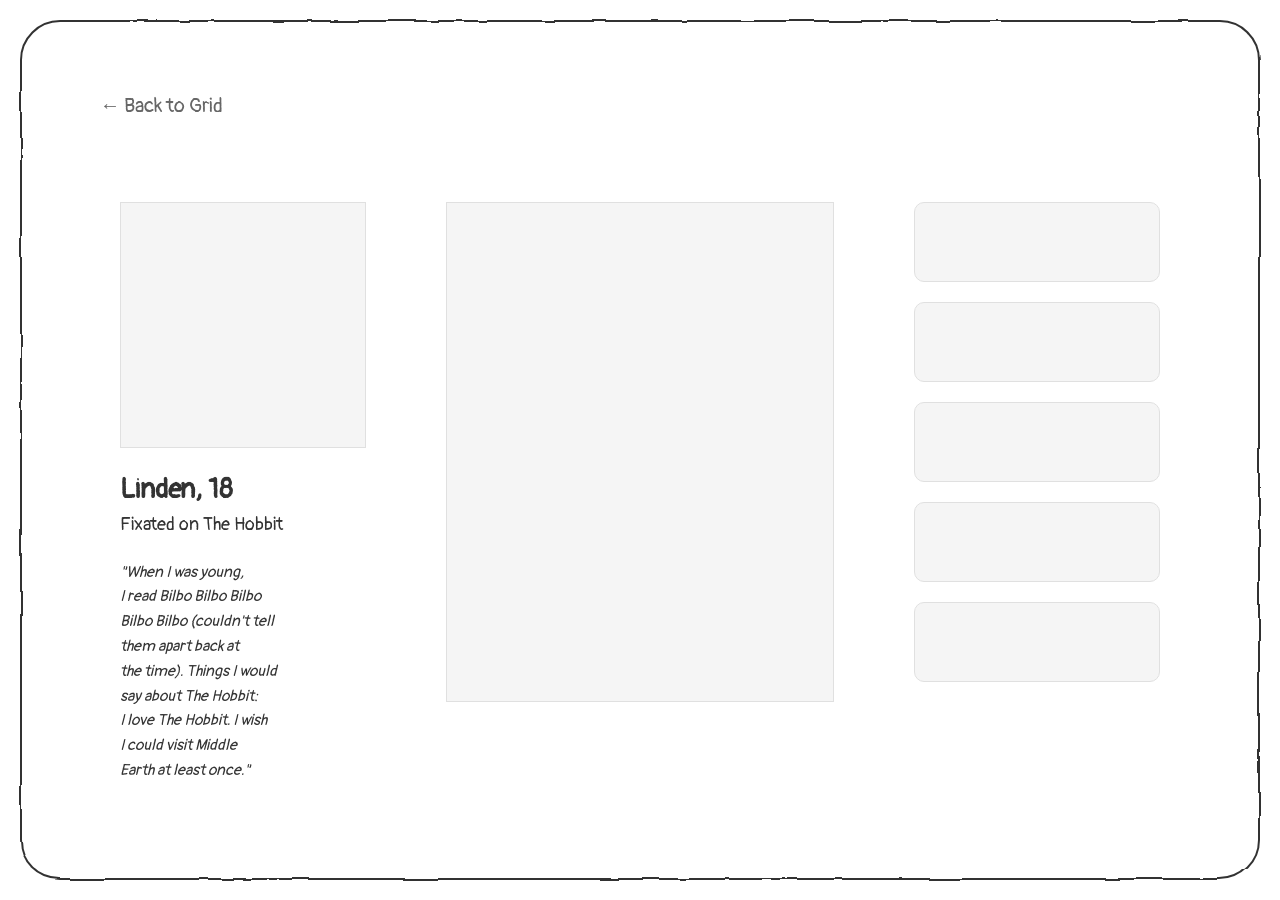
<file: pages/barbie.html>
<!DOCTYPE html>
<html lang="en">
<head>
    <meta charset="UTF-8">
    <meta name="viewport" content="width=device-width, initial-scale=1.0">
    <title>Barbie | Fixations</title>
    <link rel="preconnect" href="https://fonts.googleapis.com">
    <link rel="preconnect" href="https://fonts.gstatic.com" crossorigin>
    <link href="https://fonts.googleapis.com/css2?family=Pangolin&display=swap" rel="stylesheet">
    <link rel="stylesheet" href="../styles.css">
    <style>
        .page-container {
            max-width: 1400px;
            margin: 20px auto;  /* Adjusted to account for border spacing */
            padding: 30px 60px;
            position: relative;
            /* Ensure content stays within the masked area */
            width: calc(100% - 40px);  /* Account for left and right border spacing */
        }

        body {
            min-height: 100vh;
            padding: 20px;  /* Match the border spacing */
            box-sizing: border-box;
            position: relative;
            /* Enable scrolling within the masked area */
            overflow-y: auto;
            overflow-x: hidden;
            /* Remove flex properties that might interfere with scrolling */
            display: block;
        }

        .back-link {
            display: inline-block;
            margin: 20px 0;
            color: #666;
            text-decoration: none;
            transition: color 0.2s ease;
            font-size: 20px;
        }
        
        .back-link:hover {
            color: #333;
        }

        .three-column-layout {
            display: grid;
            grid-template-columns: 1fr 1.5fr 1fr;
            gap: 40px;
            margin-top: 40px;
        }

        .profile-section {
            padding: 20px;
        }

        .profile-photo {
            width: 100%;
            aspect-ratio: 1;
            background-color: #f5f5f5;
            border: 1px solid #e0e0e0;
            margin-bottom: 20px;
        }

        .profile-info {
            font-size: 18px;
            line-height: 1.6;
        }

        .main-content {
            padding: 20px;
            text-align: center;
        }

        .main-photo {
            width: 100%;
            height: 500px;
            background-color: #f5f5f5;
            border: 1px solid #e0e0e0;
        }

        .chat-section {
            padding: 20px;
        }

        .chat-boxes {
            display: flex;
            flex-direction: column;
            gap: 20px;
        }

        .chat-box {
            padding: 15px;
            background-color: #f5f5f5;
            border: 1px solid #e0e0e0;
            border-radius: 10px;
            min-height: 80px;
        }

        @media (max-width: 1024px) {
            .three-column-layout {
                grid-template-columns: 1fr 1fr;
            }
            .chat-section {
                grid-column: span 2;
            }
        }

        @media (max-width: 768px) {
            .three-column-layout {
                grid-template-columns: 1fr;
                gap: 20px;
            }
            .chat-section {
                grid-column: auto;
            }
        }
    </style>
</head>
<body>
    <div class="page-container">
        <a href="../index.html" class="back-link">← Back to Grid</a>
        
        <div class="three-column-layout">
            <!-- Left Column: Profile -->
            <div class="profile-section">
                <div class="profile-photo"></div>
                <div class="profile-info">
                    <h2>Linden, 18</h2>
                    <p>Fixated on The Hobbit</p>
                    <p style="margin-top: 20px; font-style: italic;">
                        "When I was young,<br>
                        I read Bilbo Bilbo Bilbo<br>
                        Bilbo Bilbo (couldn't tell<br>
                        them apart back at<br>
                        the time). Things I would<br>
                        say about The Hobbit:<br>
                        I love The Hobbit. I wish<br>
                        I could visit Middle<br>
                        Earth at least once."
                    </p>
                </div>
            </div>

            <!-- Middle Column: Main Content -->
            <div class="main-content">
                <div class="main-photo"></div>
            </div>

            <!-- Right Column: Chat Boxes -->
            <div class="chat-section">
                <div class="chat-boxes">
                    <div class="chat-box"></div>
                    <div class="chat-box"></div>
                    <div class="chat-box"></div>
                    <div class="chat-box"></div>
                    <div class="chat-box"></div>
                </div>
            </div>
        </div>
    </div>
</body>
</html>
</file>
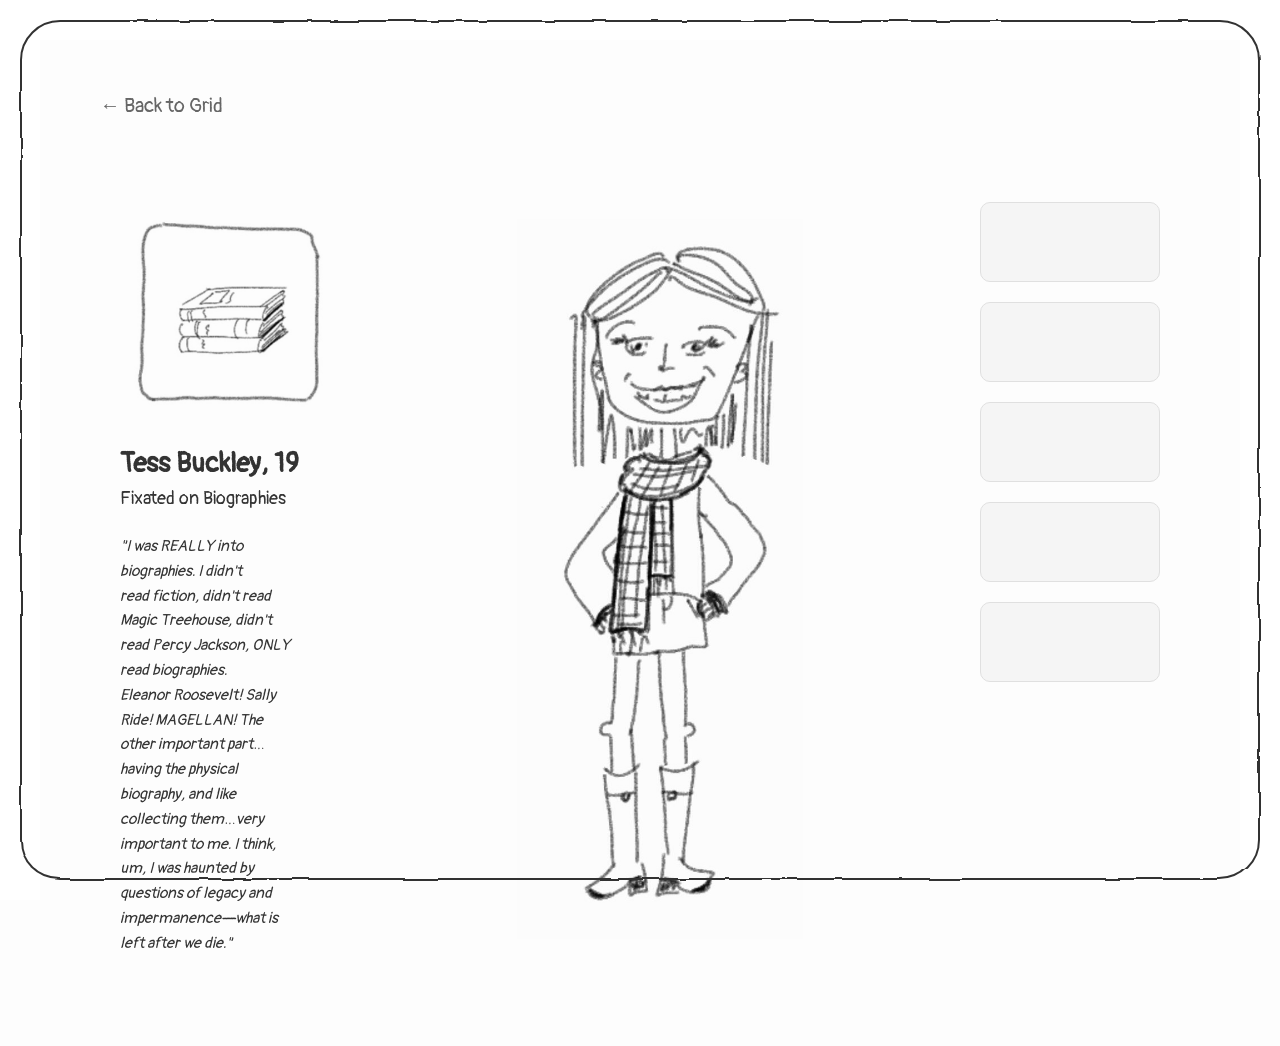
<file: pages/biographies.html>
<!DOCTYPE html>
<html lang="en">
<head>
    <meta charset="UTF-8">
    <meta name="viewport" content="width=device-width, initial-scale=1.0">
    <title>Biographies | Fixations</title>
    <link rel="preconnect" href="https://fonts.googleapis.com">
    <link rel="preconnect" href="https://fonts.gstatic.com" crossorigin>
    <link href="https://fonts.googleapis.com/css2?family=Pangolin&display=swap" rel="stylesheet">
    <link rel="stylesheet" href="../styles.css">
    <style>
        .page-container {
            max-width: 1400px;
            margin: 20px auto;
            padding: 30px 60px;
            position: relative;
            width: calc(100% - 40px);
            background-color: #fdfdfd;
        }

        body {
            min-height: 100vh;
            padding: 20px;
            box-sizing: border-box;
            position: relative;
            overflow-y: auto;
            overflow-x: hidden;
            display: block;
            background-color: #fdfdfd;
        }

        .back-link {
            display: inline-block;
            margin: 20px 0;
            color: #666;
            text-decoration: none;
            transition: color 0.2s ease;
            font-size: 20px;
        }
        
        .back-link:hover {
            color: #333;
        }

        .three-column-layout {
            display: grid;
            grid-template-columns: 1fr 1.5fr 1fr;
            gap: 40px;
            margin-top: 40px;
        }

        .profile-section {
            padding: 20px;
            display: flex;
            flex-direction: column;
            align-items: center;
            background-color: #fdfdfd;
        }

        /* Custom override for profile icon to prevent cropping */
        .profile-section .photo-square {
            width: 200px;
            height: 200px;
            background-size: contain;
            background-position: center;
            background-repeat: no-repeat;
            margin-bottom: 20px;
            /* Remove constraints that might cause cropping */
            object-fit: contain;
            box-sizing: content-box;
            padding: 10px;
            background-color: #fdfdfd;
        }

        .profile-info {
            font-size: 18px;
            line-height: 1.6;
            width: 100%;
        }

        .main-content {
            padding: 20px;
            text-align: center;
            display: flex;
            justify-content: center;
            align-items: center;
            background-color: #fdfdfd;
        }

        /* Custom override for main image */
        .main-content .photo-square.large {
            width: 60%; /* Narrower horizontally */
            height: 80vh; /* Taller vertically */
            max-height: 800px;
            min-height: 600px;
            aspect-ratio: 2/3; /* More vertical aspect ratio */
            background-size: contain;
            background-position: center;
            background-repeat: no-repeat;
            margin: 0 auto;
            background-color: #fdfdfd;
        }

        .chat-section {
            padding: 20px;
            background-color: #fdfdfd;
        }

        .chat-boxes {
            display: flex;
            flex-direction: column;
            gap: 20px;
        }

        .chat-box {
            padding: 15px;
            background-color: #f5f5f5;
            border: 1px solid #e0e0e0;
            border-radius: 10px;
            min-height: 80px;
        }

        @media (max-width: 1024px) {
            .three-column-layout {
                grid-template-columns: 1fr 1fr;
            }
            .chat-section {
                grid-column: span 2;
            }
        }

        @media (max-width: 768px) {
            .three-column-layout {
                grid-template-columns: 1fr;
                gap: 20px;
            }
            .chat-section {
                grid-column: auto;
            }
        }
    </style>
</head>
<body>
    <div class="page-container">
        <a href="../index.html" class="back-link">← Back to Grid</a>
        
        <div class="three-column-layout">
            <!-- Left Column: Profile -->
            <div class="profile-section">
                <div class="photo-square" style="background-image: url('../images/Biographies.jpg');"></div>
                <div class="profile-info">
                    <h2>Tess Buckley, 19</h2>
                    <p>Fixated on Biographies</p>
                    <p style="margin-top: 20px; font-style: italic;">
                        "I was REALLY into<br>
                        biographies. I didn't<br>
                        read fiction, didn't read<br>
                        Magic Treehouse, didn't<br>
                        read Percy Jackson, ONLY<br>
                        read biographies.<br>
                        Eleanor Roosevelt! Sally<br>
                        Ride! MAGELLAN! The<br>
                        other important part…<br>
                        having the physical<br>
                        biography, and like<br>
                        collecting them…very<br>
                        important to me. I think,<br>
                        um, I was haunted by<br>
                        questions of legacy and<br>
                        impermanence—what is<br>
                        left after we die."
                    </p>
                </div>
            </div>

            <!-- Middle Column: Main Content -->
            <div class="main-content">
                <div class="photo-square large" style="background-image: url('../images/Tess.jpg');"></div>
            </div>

            <!-- Right Column: Chat Boxes -->
            <div class="chat-section">
                <div class="chat-boxes">
                    <div class="chat-box"></div>
                    <div class="chat-box"></div>
                    <div class="chat-box"></div>
                    <div class="chat-box"></div>
                    <div class="chat-box"></div>
                </div>
            </div>
        </div>
    </div>
</body>
</html>
</file>
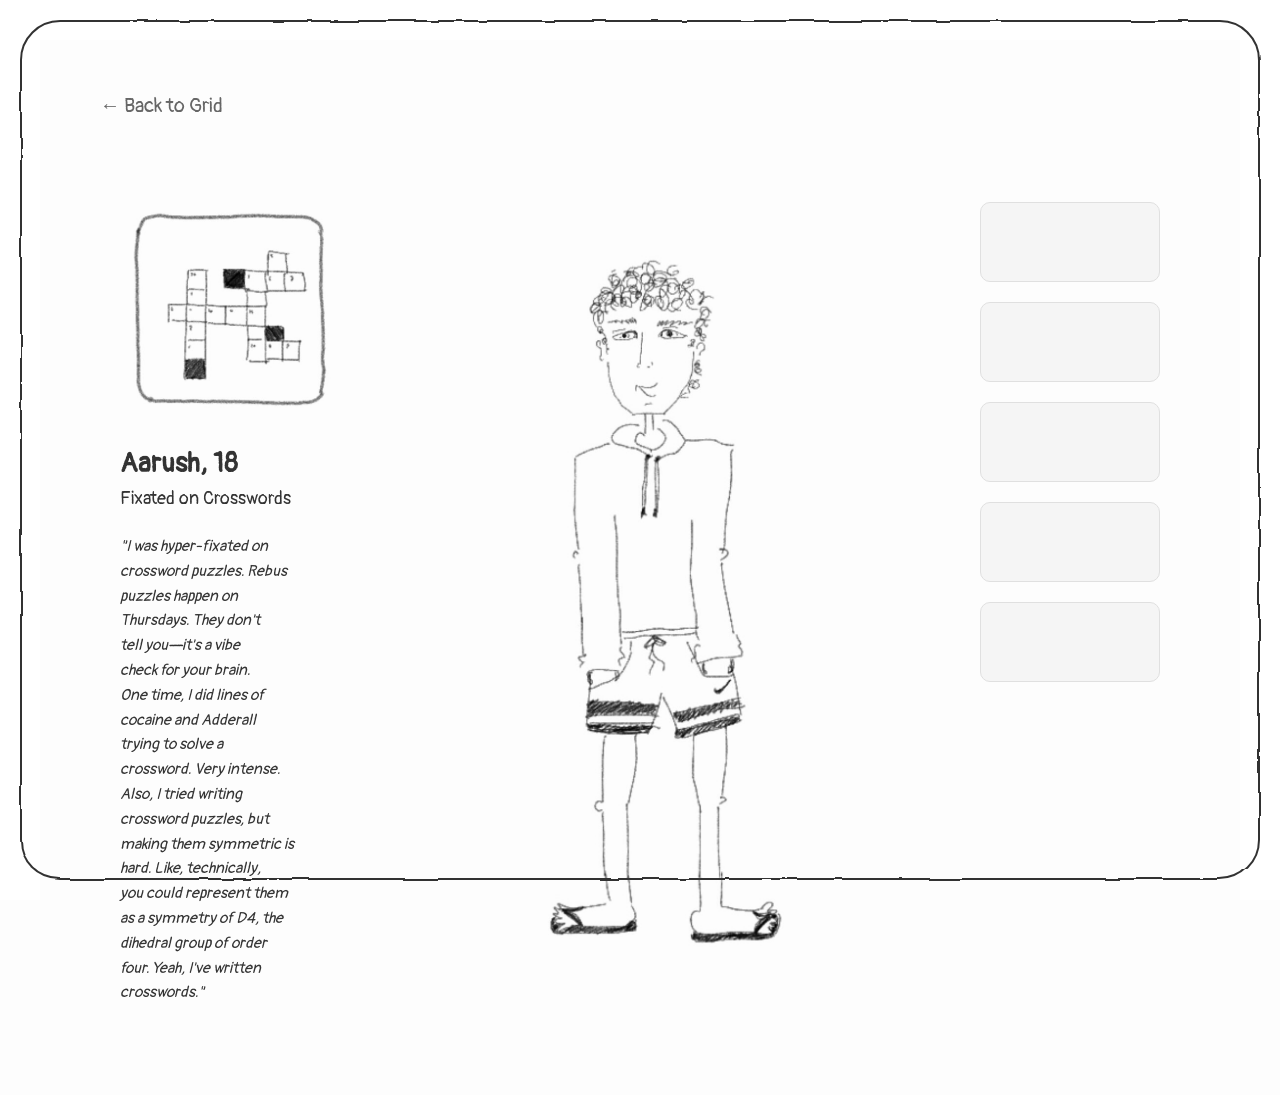
<file: pages/crosswords.html>
<!DOCTYPE html>
<html lang="en">
<head>
    <meta charset="UTF-8">
    <meta name="viewport" content="width=device-width, initial-scale=1.0">
    <title>Crosswords | Fixations</title>
    <link rel="preconnect" href="https://fonts.googleapis.com">
    <link rel="preconnect" href="https://fonts.gstatic.com" crossorigin>
    <link href="https://fonts.googleapis.com/css2?family=Pangolin&display=swap" rel="stylesheet">
    <link rel="stylesheet" href="../styles.css">
    <style>
        .page-container {
            max-width: 1400px;
            margin: 20px auto;
            padding: 30px 60px;
            position: relative;
            width: calc(100% - 40px);
            background-color: #fdfdfd;
        }

        body {
            min-height: 100vh;
            padding: 20px;
            box-sizing: border-box;
            position: relative;
            overflow-y: auto;
            overflow-x: hidden;
            display: block;
            background-color: #fdfdfd;
        }

        .back-link {
            display: inline-block;
            margin: 20px 0;
            color: #666;
            text-decoration: none;
            transition: color 0.2s ease;
            font-size: 20px;
        }
        
        .back-link:hover {
            color: #333;
        }

        .three-column-layout {
            display: grid;
            grid-template-columns: 1fr 1.5fr 1fr;
            gap: 40px;
            margin-top: 40px;
        }

        .profile-section {
            padding: 20px;
            display: flex;
            flex-direction: column;
            align-items: center;
            background-color: #fdfdfd;
        }

        /* Custom override for Aarush's page to prevent cropping */
        .profile-section .photo-square {
            width: 200px;
            height: 200px;
            background-size: contain;
            background-position: center;
            background-repeat: no-repeat;
            margin-bottom: 20px;
            /* Remove constraints that might cause cropping */
            object-fit: contain;
            box-sizing: content-box;
            padding: 10px;
            background-color: #fdfdfd;
        }

        .profile-info {
            font-size: 18px;
            line-height: 1.6;
            width: 100%;
        }

        .main-content {
            padding: 20px;
            text-align: center;
            display: flex;
            justify-content: center;
            align-items: center;
            background-color: #fdfdfd;
        }

        /* Custom override for Aarush's main image */
        .main-content .photo-square.large {
            width: 80% !important; /* Use more width for a larger display */
            height: 80vh; /* Taller vertically */
            max-height: 800px;
            min-height: 600px;
            aspect-ratio: 2/3; /* More vertical aspect ratio */
            background-size: contain;
            background-position: center;
            background-repeat: no-repeat;
            margin: 0 auto;
            background-color: #fdfdfd;
        }

        .chat-section {
            padding: 20px;
            background-color: #fdfdfd;
        }

        .chat-boxes {
            display: flex;
            flex-direction: column;
            gap: 20px;
        }

        .chat-box {
            padding: 15px;
            background-color: #f5f5f5;
            border: 1px solid #e0e0e0;
            border-radius: 10px;
            min-height: 80px;
        }

        @media (max-width: 1024px) {
            .three-column-layout {
                grid-template-columns: 1fr 1fr;
            }
            .chat-section {
                grid-column: span 2;
            }
        }

        @media (max-width: 768px) {
            .three-column-layout {
                grid-template-columns: 1fr;
                gap: 20px;
            }
            .chat-section {
                grid-column: auto;
            }
        }
    </style>
</head>
<body>
    <div class="page-container">
        <a href="../index.html" class="back-link">← Back to Grid</a>
        
        <div class="three-column-layout">
            <!-- Left Column: Profile -->
            <div class="profile-section">
                <div class="photo-square" style="background-image: url('../images/Crosswords.jpg');"></div>
                <div class="profile-info">
                    <h2>Aarush, 18</h2>
                    <p>Fixated on Crosswords</p>
                    <p style="margin-top: 20px; font-style: italic;">
                        "I was hyper-fixated on<br>
                        crossword puzzles. Rebus<br>
                        puzzles happen on<br>
                        Thursdays. They don't<br>
                        tell you—it's a vibe<br>
                        check for your brain.<br>
                        One time, I did lines of<br>
                        cocaine and Adderall<br>
                        trying to solve a<br>
                        crossword. Very intense.<br>
                        Also, I tried writing<br>
                        crossword puzzles, but<br>
                        making them symmetric is<br>
                        hard. Like, technically,<br>
                        you could represent them<br>
                        as a symmetry of D4, the<br>
                        dihedral group of order<br>
                        four. Yeah, I've written<br>
                        crosswords."
                    </p>
                </div>
            </div>

            <!-- Middle Column: Main Content -->
            <div class="main-content">
                <div class="photo-square large" style="background-image: url('../images/Aarush.jpg');"></div>
            </div>

            <!-- Right Column: Chat Boxes -->
            <div class="chat-section">
                <div class="chat-boxes">
                    <div class="chat-box"></div>
                    <div class="chat-box"></div>
                    <div class="chat-box"></div>
                    <div class="chat-box"></div>
                    <div class="chat-box"></div>
                </div>
            </div>
        </div>
    </div>
</body>
</html>
</file>
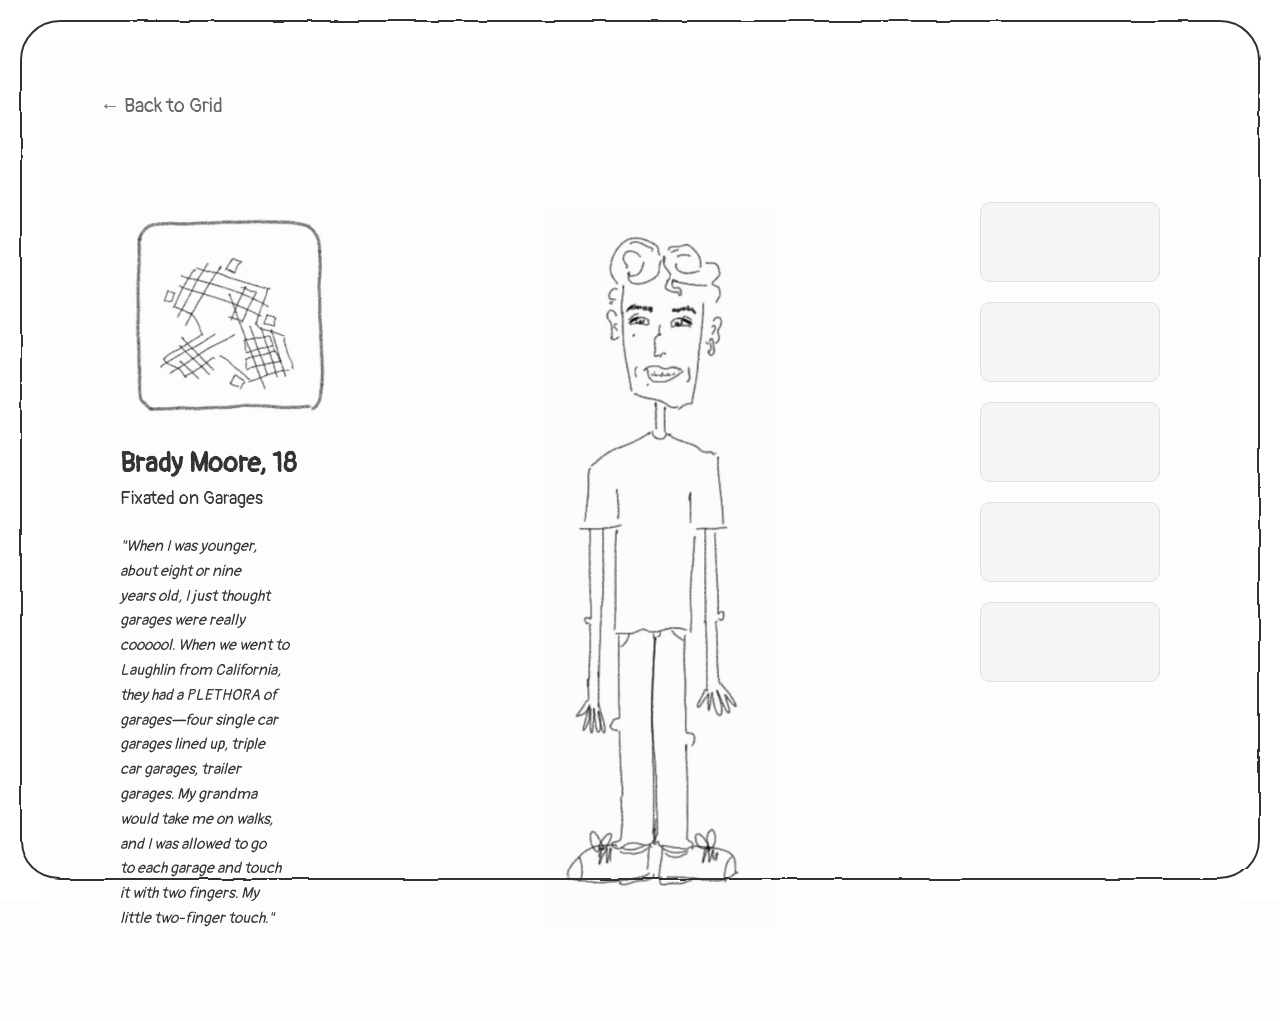
<file: pages/garages.html>
<!DOCTYPE html>
<html lang="en">
<head>
    <meta charset="UTF-8">
    <meta name="viewport" content="width=device-width, initial-scale=1.0">
    <title>Garages | Fixations</title>
    <link rel="preconnect" href="https://fonts.googleapis.com">
    <link rel="preconnect" href="https://fonts.gstatic.com" crossorigin>
    <link href="https://fonts.googleapis.com/css2?family=Pangolin&display=swap" rel="stylesheet">
    <link rel="stylesheet" href="../styles.css">
    <style>
        .page-container {
            max-width: 1400px;
            margin: 20px auto;
            padding: 30px 60px;
            position: relative;
            width: calc(100% - 40px);
            background-color: #fdfdfd;
        }

        body {
            min-height: 100vh;
            padding: 20px;
            box-sizing: border-box;
            position: relative;
            overflow-y: auto;
            overflow-x: hidden;
            display: block;
            background-color: #fdfdfd;
        }

        .back-link {
            display: inline-block;
            margin: 20px 0;
            color: #666;
            text-decoration: none;
            transition: color 0.2s ease;
            font-size: 20px;
        }
        
        .back-link:hover {
            color: #333;
        }

        .three-column-layout {
            display: grid;
            grid-template-columns: 1fr 1.5fr 1fr;
            gap: 40px;
            margin-top: 40px;
        }

        .profile-section {
            padding: 20px;
            display: flex;
            flex-direction: column;
            align-items: center;
            background-color: #fdfdfd;
        }

        /* Custom override for profile icon to prevent cropping */
        .profile-section .photo-square {
            width: 200px;
            height: 200px;
            background-size: contain;
            background-position: center;
            background-repeat: no-repeat;
            margin-bottom: 20px;
            /* Remove constraints that might cause cropping */
            object-fit: contain;
            box-sizing: content-box;
            padding: 10px;
            background-color: #fdfdfd;
        }

        .profile-info {
            font-size: 18px;
            line-height: 1.6;
            width: 100%;
        }

        .main-content {
            padding: 20px;
            text-align: center;
            display: flex;
            justify-content: center;
            align-items: center;
            background-color: #fdfdfd;
        }

        /* Custom override for main image */
        .main-content .photo-square.large {
            width: 60%; /* Narrower horizontally */
            height: 80vh; /* Taller vertically */
            max-height: 800px;
            min-height: 600px;
            aspect-ratio: 2/3; /* More vertical aspect ratio */
            background-size: contain;
            background-position: center;
            background-repeat: no-repeat;
            margin: 0 auto;
            background-color: #fdfdfd;
        }

        .chat-section {
            padding: 20px;
            background-color: #fdfdfd;
        }

        .chat-boxes {
            display: flex;
            flex-direction: column;
            gap: 20px;
        }

        .chat-box {
            padding: 15px;
            background-color: #f5f5f5;
            border: 1px solid #e0e0e0;
            border-radius: 10px;
            min-height: 80px;
        }

        @media (max-width: 1024px) {
            .three-column-layout {
                grid-template-columns: 1fr 1fr;
            }
            .chat-section {
                grid-column: span 2;
            }
        }

        @media (max-width: 768px) {
            .three-column-layout {
                grid-template-columns: 1fr;
                gap: 20px;
            }
            .chat-section {
                grid-column: auto;
            }
        }

        /* Additional styles to ensure images appear without cropping */
        .photo-square {
            background-color: #fdfdfd;
        }
    </style>
</head>
<body>
    <div class="page-container">
        <a href="../index.html" class="back-link">← Back to Grid</a>
        
        <div class="three-column-layout">
            <!-- Left Column: Profile -->
            <div class="profile-section">
                <div class="photo-square" style="background-image: url('../images/Zoning.jpg');"></div>
                <div class="profile-info">
                    <h2>Brady Moore, 18</h2>
                    <p>Fixated on Garages</p>
                    <p style="margin-top: 20px; font-style: italic;">
                        "When I was younger,<br>
                        about eight or nine<br>
                        years old, I just thought<br>
                        garages were really<br>
                        coooool. When we went to<br>
                        Laughlin from California,<br>
                        they had a PLETHORA of<br>
                        garages—four single car<br>
                        garages lined up, triple<br>
                        car garages, trailer<br>
                        garages. My grandma<br>
                        would take me on walks,<br>
                        and I was allowed to go<br>
                        to each garage and touch<br>
                        it with two fingers. My<br>
                        little two-finger touch."
                    </p>
                </div>
            </div>

            <!-- Middle Column: Main Content -->
            <div class="main-content">
                <div class="photo-square large" style="background-image: url('../images/Brady.jpg');"></div>
            </div>

            <!-- Right Column: Chat Boxes -->
            <div class="chat-section">
                <div class="chat-boxes">
                    <div class="chat-box"></div>
                    <div class="chat-box"></div>
                    <div class="chat-box"></div>
                    <div class="chat-box"></div>
                    <div class="chat-box"></div>
                </div>
            </div>
        </div>
    </div>
</body>
</html>
</file>
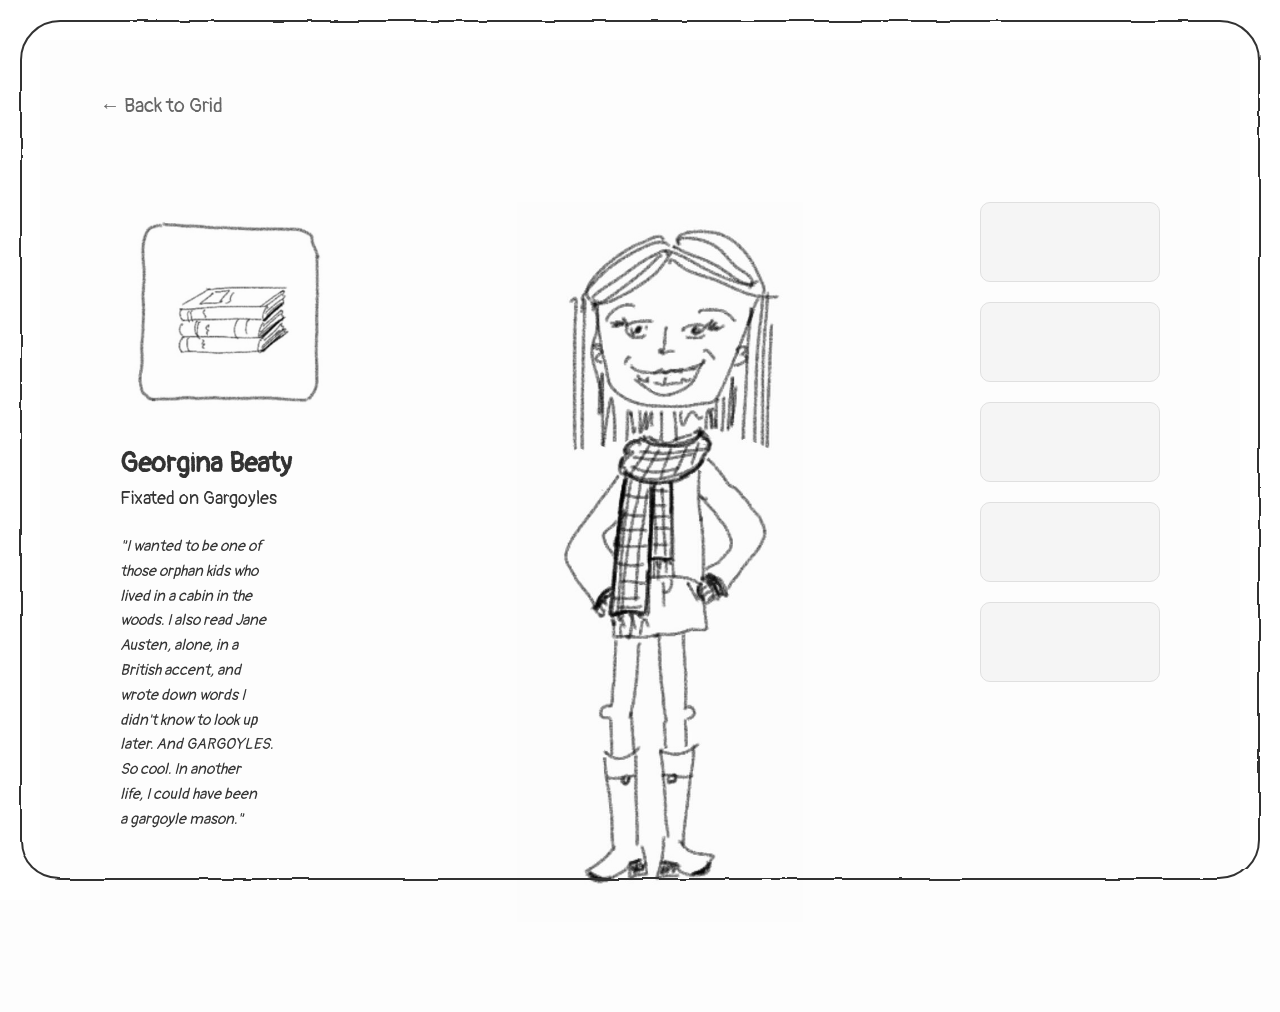
<file: pages/gargoyles.html>
<!DOCTYPE html>
<html lang="en">
<head>
    <meta charset="UTF-8">
    <meta name="viewport" content="width=device-width, initial-scale=1.0">
    <title>Gargoyles | Fixations</title>
    <link rel="preconnect" href="https://fonts.googleapis.com">
    <link rel="preconnect" href="https://fonts.gstatic.com" crossorigin>
    <link href="https://fonts.googleapis.com/css2?family=Pangolin&display=swap" rel="stylesheet">
    <link rel="stylesheet" href="../styles.css">
    <style>
        .page-container {
            max-width: 1400px;
            margin: 20px auto;
            padding: 30px 60px;
            position: relative;
            width: calc(100% - 40px);
            background-color: #fdfdfd;
        }

        body {
            min-height: 100vh;
            padding: 20px;
            box-sizing: border-box;
            position: relative;
            overflow-y: auto;
            overflow-x: hidden;
            display: block;
            background-color: #fdfdfd;
        }

        .back-link {
            display: inline-block;
            margin: 20px 0;
            color: #666;
            text-decoration: none;
            transition: color 0.2s ease;
            font-size: 20px;
        }
        
        .back-link:hover {
            color: #333;
        }

        .three-column-layout {
            display: grid;
            grid-template-columns: 1fr 1.5fr 1fr;
            gap: 40px;
            margin-top: 40px;
        }

        .profile-section {
            padding: 20px;
            display: flex;
            flex-direction: column;
            align-items: center;
            background-color: #fdfdfd;
        }

        /* Custom override for profile icon to prevent cropping */
        .profile-section .photo-square {
            width: 200px;
            height: 200px;
            background-size: contain;
            background-position: center;
            background-repeat: no-repeat;
            margin-bottom: 20px;
            /* Remove constraints that might cause cropping */
            object-fit: contain;
            box-sizing: content-box;
            padding: 10px;
            background-color: #fdfdfd;
        }

        .profile-info {
            font-size: 18px;
            line-height: 1.6;
            width: 100%;
        }

        .main-content {
            padding: 20px;
            text-align: center;
            display: flex;
            justify-content: center;
            align-items: center;
            background-color: #fdfdfd;
        }

        /* Custom override for main image */
        .main-content .photo-square.large {
            width: 60%; /* Narrower horizontally */
            height: 80vh; /* Taller vertically */
            max-height: 800px;
            min-height: 600px;
            aspect-ratio: 2/3; /* More vertical aspect ratio */
            background-size: contain;
            background-position: center;
            background-repeat: no-repeat;
            margin: 0 auto;
            background-color: #fdfdfd;
        }

        .chat-section {
            padding: 20px;
            background-color: #fdfdfd;
        }

        .chat-boxes {
            display: flex;
            flex-direction: column;
            gap: 20px;
        }

        .chat-box {
            padding: 15px;
            background-color: #f5f5f5;
            border: 1px solid #e0e0e0;
            border-radius: 10px;
            min-height: 80px;
        }

        @media (max-width: 1024px) {
            .three-column-layout {
                grid-template-columns: 1fr 1fr;
            }
            .chat-section {
                grid-column: span 2;
            }
        }

        @media (max-width: 768px) {
            .three-column-layout {
                grid-template-columns: 1fr;
                gap: 20px;
            }
            .chat-section {
                grid-column: auto;
            }
        }
    </style>
</head>
<body>
    <div class="page-container">
        <a href="../index.html" class="back-link">← Back to Grid</a>
        
        <div class="three-column-layout">
            <!-- Left Column: Profile -->
            <div class="profile-section">
                <div class="photo-square" style="background-image: url('../images/Biographies.jpg');"></div>
                <div class="profile-info">
                    <h2>Georgina Beaty</h2>
                    <p>Fixated on Gargoyles</p>
                    <p style="margin-top: 20px; font-style: italic;">
                        "I wanted to be one of<br>
                        those orphan kids who<br>
                        lived in a cabin in the<br>
                        woods. I also read Jane<br>
                        Austen, alone, in a<br>
                        British accent, and<br>
                        wrote down words I<br>
                        didn't know to look up<br>
                        later. And GARGOYLES.<br>
                        So cool. In another<br>
                        life, I could have been<br>
                        a gargoyle mason."
                    </p>
                </div>
            </div>

            <!-- Middle Column: Main Content -->
            <div class="main-content">
                <div class="photo-square large" style="background-image: url('../images/Tess.jpg');"></div>
            </div>

            <!-- Right Column: Chat Boxes -->
            <div class="chat-section">
                <div class="chat-boxes">
                    <div class="chat-box"></div>
                    <div class="chat-box"></div>
                    <div class="chat-box"></div>
                    <div class="chat-box"></div>
                    <div class="chat-box"></div>
                </div>
            </div>
        </div>
    </div>
</body>
</html>
</file>
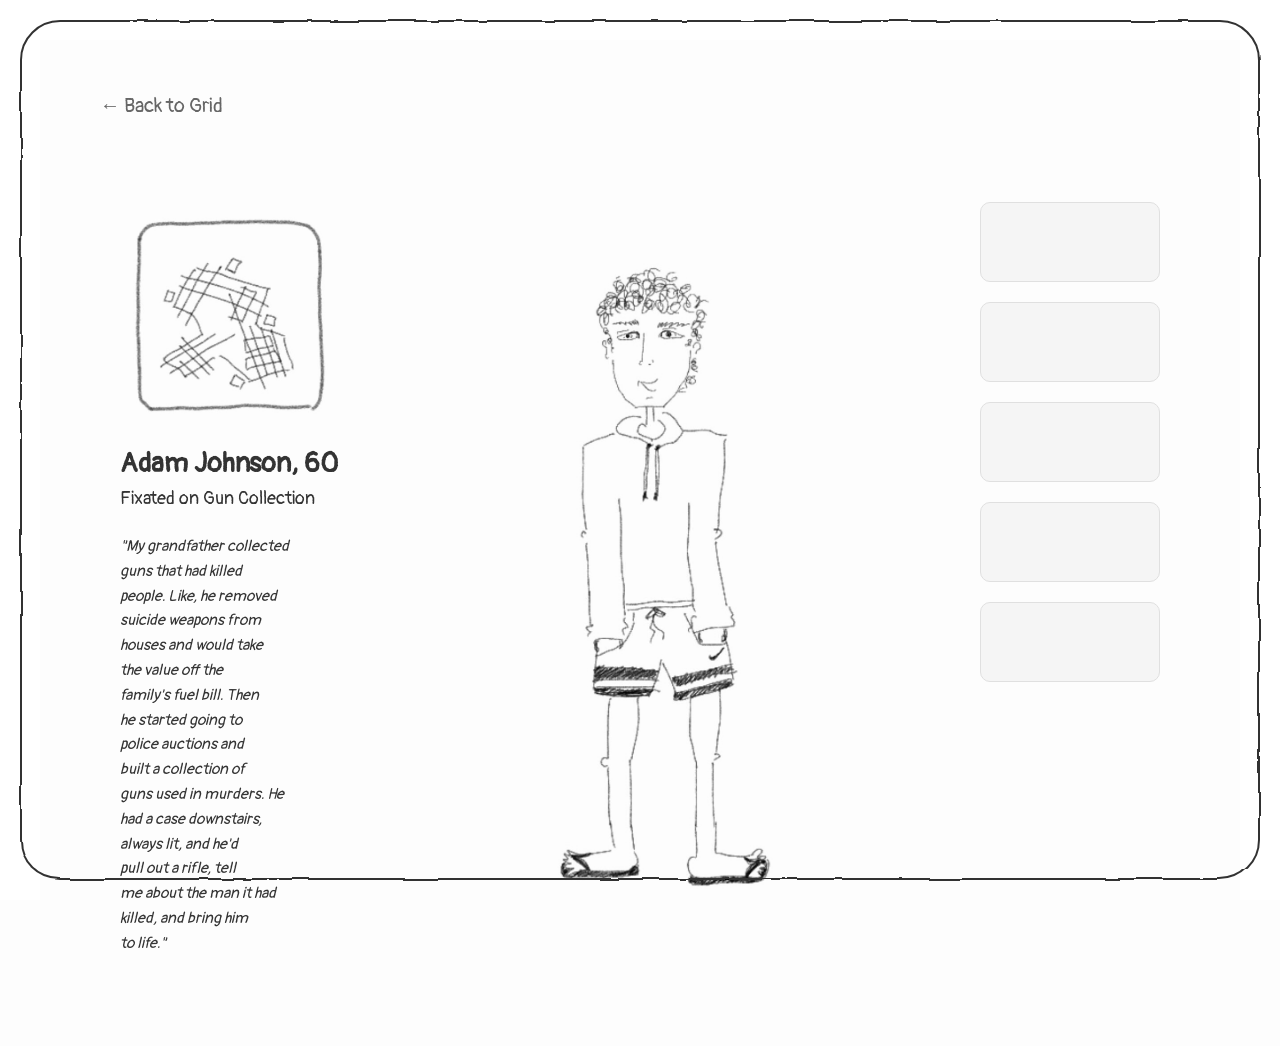
<file: pages/guns.html>
<!DOCTYPE html>
<html lang="en">
<head>
    <meta charset="UTF-8">
    <meta name="viewport" content="width=device-width, initial-scale=1.0">
    <title>Gun Collection | Fixations</title>
    <link rel="preconnect" href="https://fonts.googleapis.com">
    <link rel="preconnect" href="https://fonts.gstatic.com" crossorigin>
    <link href="https://fonts.googleapis.com/css2?family=Pangolin&display=swap" rel="stylesheet">
    <link rel="stylesheet" href="../styles.css">
    <style>
        .page-container {
            max-width: 1400px;
            margin: 20px auto;
            padding: 30px 60px;
            position: relative;
            width: calc(100% - 40px);
            background-color: #fdfdfd;
        }

        body {
            min-height: 100vh;
            padding: 20px;
            box-sizing: border-box;
            position: relative;
            overflow-y: auto;
            overflow-x: hidden;
            display: block;
            background-color: #fdfdfd;
        }

        .back-link {
            display: inline-block;
            margin: 20px 0;
            color: #666;
            text-decoration: none;
            transition: color 0.2s ease;
            font-size: 20px;
        }
        
        .back-link:hover {
            color: #333;
        }

        .three-column-layout {
            display: grid;
            grid-template-columns: 1fr 1.5fr 1fr;
            gap: 40px;
            margin-top: 40px;
        }

        .profile-section {
            padding: 20px;
            display: flex;
            flex-direction: column;
            align-items: center;
            background-color: #fdfdfd;
        }

        /* Custom override for profile icon to prevent cropping */
        .profile-section .photo-square {
            width: 200px;
            height: 200px;
            background-size: contain;
            background-position: center;
            background-repeat: no-repeat;
            margin-bottom: 20px;
            /* Remove constraints that might cause cropping */
            object-fit: contain;
            box-sizing: content-box;
            padding: 10px;
            background-color: #fdfdfd;
        }

        .profile-info {
            font-size: 18px;
            line-height: 1.6;
            width: 100%;
        }

        .main-content {
            padding: 20px;
            text-align: center;
            display: flex;
            justify-content: center;
            align-items: center;
            background-color: #fdfdfd;
        }

        /* Custom override for main image */
        .main-content .photo-square.large {
            width: 60%; /* Narrower horizontally */
            height: 80vh; /* Taller vertically */
            max-height: 800px;
            min-height: 600px;
            aspect-ratio: 2/3; /* More vertical aspect ratio */
            background-size: contain;
            background-position: center;
            background-repeat: no-repeat;
            margin: 0 auto;
            background-color: #fdfdfd;
        }

        .chat-section {
            padding: 20px;
            background-color: #fdfdfd;
        }

        .chat-boxes {
            display: flex;
            flex-direction: column;
            gap: 20px;
        }

        .chat-box {
            padding: 15px;
            background-color: #f5f5f5;
            border: 1px solid #e0e0e0;
            border-radius: 10px;
            min-height: 80px;
        }

        @media (max-width: 1024px) {
            .three-column-layout {
                grid-template-columns: 1fr 1fr;
            }
            .chat-section {
                grid-column: span 2;
            }
        }

        @media (max-width: 768px) {
            .three-column-layout {
                grid-template-columns: 1fr;
                gap: 20px;
            }
            .chat-section {
                grid-column: auto;
            }
        }
    </style>
</head>
<body>
    <div class="page-container">
        <a href="../index.html" class="back-link">← Back to Grid</a>
        
        <div class="three-column-layout">
            <!-- Left Column: Profile -->
            <div class="profile-section">
                <div class="photo-square" style="background-image: url('../images/Zoning.jpg');"></div>
                <div class="profile-info">
                    <h2>Adam Johnson, 60</h2>
                    <p>Fixated on Gun Collection</p>
                    <p style="margin-top: 20px; font-style: italic;">
                        "My grandfather collected<br>
                        guns that had killed<br>
                        people. Like, he removed<br>
                        suicide weapons from<br>
                        houses and would take<br>
                        the value off the<br>
                        family's fuel bill. Then<br>
                        he started going to<br>
                        police auctions and<br>
                        built a collection of<br>
                        guns used in murders. He<br>
                        had a case downstairs,<br>
                        always lit, and he'd<br>
                        pull out a rifle, tell<br>
                        me about the man it had<br>
                        killed, and bring him<br>
                        to life."
                    </p>
                </div>
            </div>

            <!-- Middle Column: Main Content -->
            <div class="main-content">
                <div class="photo-square large" style="background-image: url('../images/Aarush.jpg');"></div>
            </div>

            <!-- Right Column: Chat Boxes -->
            <div class="chat-section">
                <div class="chat-boxes">
                    <div class="chat-box"></div>
                    <div class="chat-box"></div>
                    <div class="chat-box"></div>
                    <div class="chat-box"></div>
                    <div class="chat-box"></div>
                </div>
            </div>
        </div>
    </div>
</body>
</html>
</file>
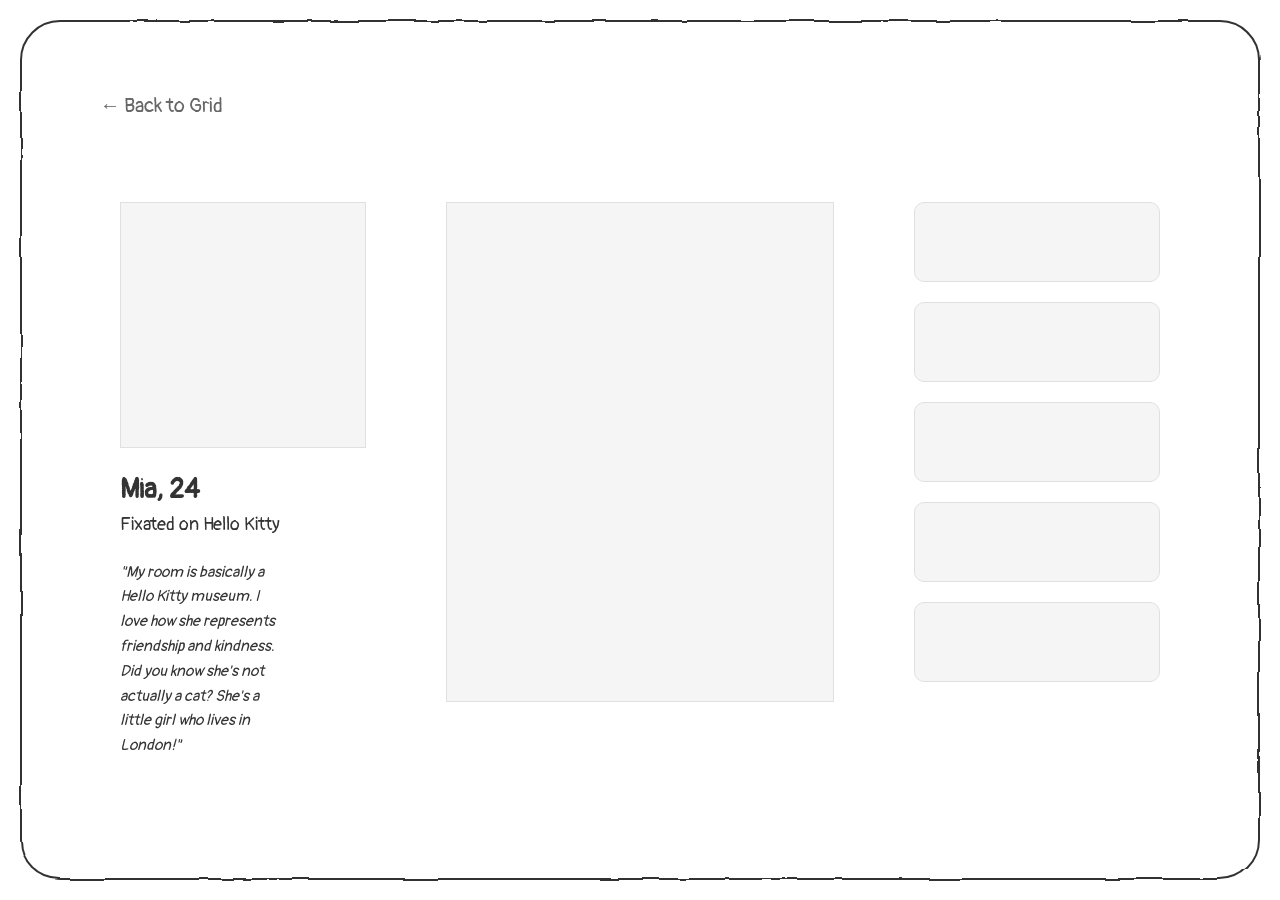
<file: pages/hello-kitty.html>
<!DOCTYPE html>
<html lang="en">
<head>
    <meta charset="UTF-8">
    <meta name="viewport" content="width=device-width, initial-scale=1.0">
    <title>Hello Kitty | Fixations</title>
    <link rel="preconnect" href="https://fonts.googleapis.com">
    <link rel="preconnect" href="https://fonts.gstatic.com" crossorigin>
    <link href="https://fonts.googleapis.com/css2?family=Pangolin&display=swap" rel="stylesheet">
    <link rel="stylesheet" href="../styles.css">
    <style>
        .page-container {
            max-width: 1400px;
            margin: 20px auto;
            padding: 30px 60px;
            position: relative;
            width: calc(100% - 40px);
        }

        body {
            min-height: 100vh;
            padding: 20px;
            box-sizing: border-box;
            position: relative;
            overflow-y: auto;
            overflow-x: hidden;
            display: block;
        }

        .back-link {
            display: inline-block;
            margin: 20px 0;
            color: #666;
            text-decoration: none;
            transition: color 0.2s ease;
            font-size: 20px;
        }
        
        .back-link:hover {
            color: #333;
        }

        .three-column-layout {
            display: grid;
            grid-template-columns: 1fr 1.5fr 1fr;
            gap: 40px;
            margin-top: 40px;
        }

        .profile-section {
            padding: 20px;
        }

        .profile-photo {
            width: 100%;
            aspect-ratio: 1;
            background-color: #f5f5f5;
            border: 1px solid #e0e0e0;
            margin-bottom: 20px;
        }

        .profile-info {
            font-size: 18px;
            line-height: 1.6;
        }

        .main-content {
            padding: 20px;
            text-align: center;
        }

        .main-photo {
            width: 100%;
            height: 500px;
            background-color: #f5f5f5;
            border: 1px solid #e0e0e0;
        }

        .chat-section {
            padding: 20px;
        }

        .chat-boxes {
            display: flex;
            flex-direction: column;
            gap: 20px;
        }

        .chat-box {
            padding: 15px;
            background-color: #f5f5f5;
            border: 1px solid #e0e0e0;
            border-radius: 10px;
            min-height: 80px;
        }

        @media (max-width: 1024px) {
            .three-column-layout {
                grid-template-columns: 1fr 1fr;
            }
            .chat-section {
                grid-column: span 2;
            }
        }

        @media (max-width: 768px) {
            .three-column-layout {
                grid-template-columns: 1fr;
                gap: 20px;
            }
            .chat-section {
                grid-column: auto;
            }
        }
    </style>
</head>
<body>
    <div class="page-container">
        <a href="../index.html" class="back-link">← Back to Grid</a>
        
        <div class="three-column-layout">
            <!-- Left Column: Profile -->
            <div class="profile-section">
                <div class="profile-photo"></div>
                <div class="profile-info">
                    <h2>Mia, 24</h2>
                    <p>Fixated on Hello Kitty</p>
                    <p style="margin-top: 20px; font-style: italic;">
                        "My room is basically a<br>
                        Hello Kitty museum. I<br>
                        love how she represents<br>
                        friendship and kindness.<br>
                        Did you know she's not<br>
                        actually a cat? She's a<br>
                        little girl who lives in<br>
                        London!"
                    </p>
                </div>
            </div>

            <!-- Middle Column: Main Content -->
            <div class="main-content">
                <div class="main-photo"></div>
            </div>

            <!-- Right Column: Chat Boxes -->
            <div class="chat-section">
                <div class="chat-boxes">
                    <div class="chat-box"></div>
                    <div class="chat-box"></div>
                    <div class="chat-box"></div>
                    <div class="chat-box"></div>
                    <div class="chat-box"></div>
                </div>
            </div>
        </div>
    </div>
</body>
</html>
</file>
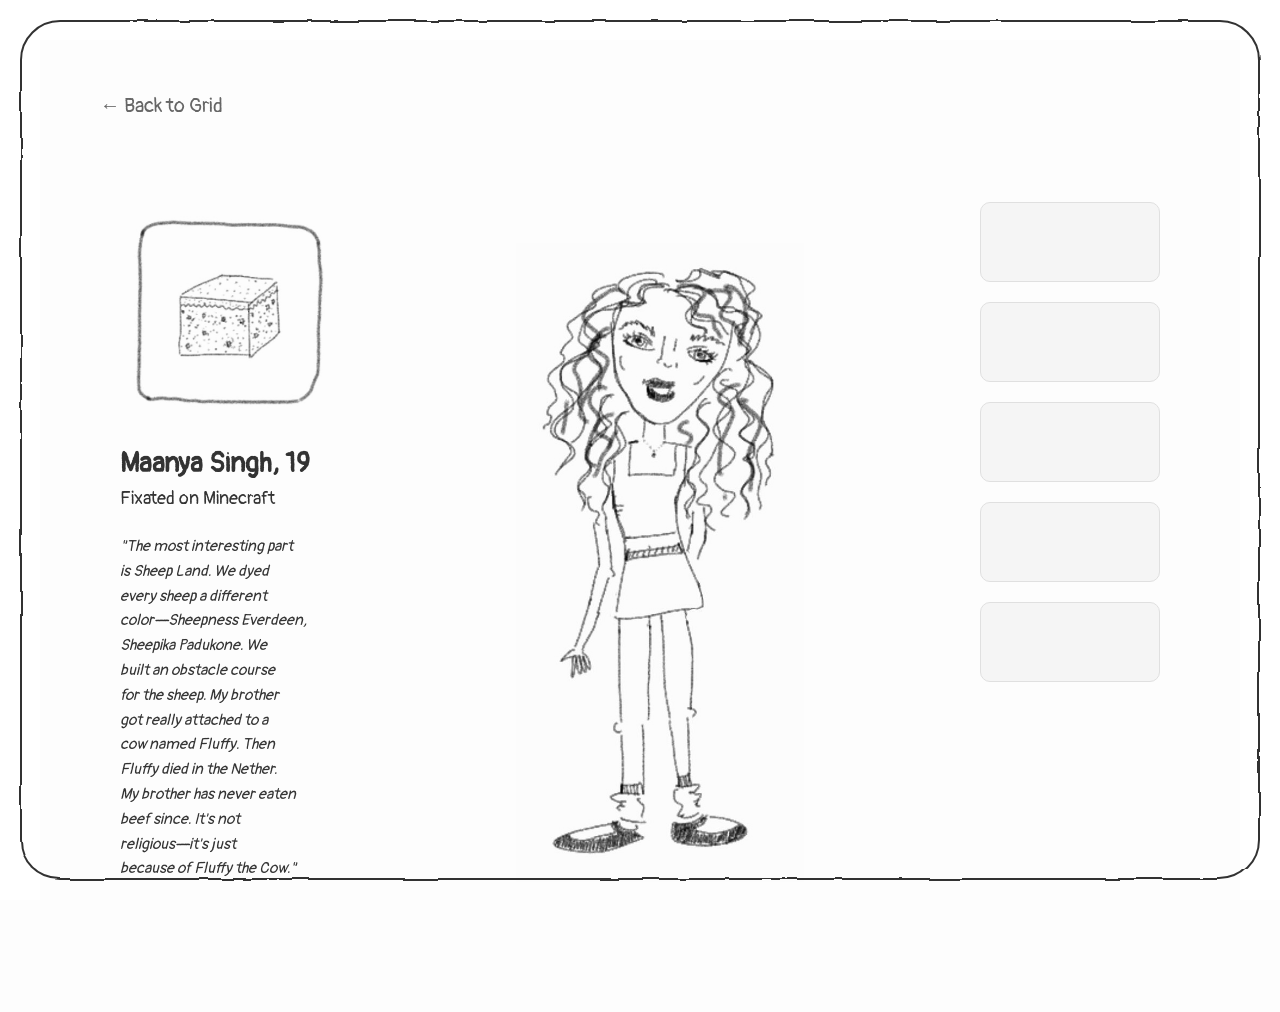
<file: pages/minecraft.html>
<!DOCTYPE html>
<html lang="en">
<head>
    <meta charset="UTF-8">
    <meta name="viewport" content="width=device-width, initial-scale=1.0">
    <title>Minecraft | Fixations</title>
    <link rel="preconnect" href="https://fonts.googleapis.com">
    <link rel="preconnect" href="https://fonts.gstatic.com" crossorigin>
    <link href="https://fonts.googleapis.com/css2?family=Pangolin&display=swap" rel="stylesheet">
    <link rel="stylesheet" href="../styles.css">
    <style>
        .page-container {
            max-width: 1400px;
            margin: 20px auto;
            padding: 30px 60px;
            position: relative;
            width: calc(100% - 40px);
            background-color: #fdfdfd;
        }

        body {
            min-height: 100vh;
            padding: 20px;
            box-sizing: border-box;
            position: relative;
            overflow-y: auto;
            overflow-x: hidden;
            display: block;
            background-color: #fdfdfd;
        }

        .back-link {
            display: inline-block;
            margin: 20px 0;
            color: #666;
            text-decoration: none;
            transition: color 0.2s ease;
            font-size: 20px;
        }
        
        .back-link:hover {
            color: #333;
        }

        .three-column-layout {
            display: grid;
            grid-template-columns: 1fr 1.5fr 1fr;
            gap: 40px;
            margin-top: 40px;
        }

        .profile-section {
            padding: 20px;
            display: flex;
            flex-direction: column;
            align-items: center;
            background-color: #fdfdfd;
        }

        /* Custom override for profile icon to prevent cropping */
        .profile-section .photo-square {
            width: 200px;
            height: 200px;
            background-size: contain;
            background-position: center;
            background-repeat: no-repeat;
            margin-bottom: 20px;
            /* Remove constraints that might cause cropping */
            object-fit: contain;
            box-sizing: content-box;
            padding: 10px;
            background-color: #fdfdfd;
        }

        .profile-info {
            font-size: 18px;
            line-height: 1.6;
            width: 100%;
        }

        .main-content {
            padding: 20px;
            text-align: center;
            display: flex;
            justify-content: center;
            align-items: center;
            background-color: #fdfdfd;
        }

        /* Custom override for main image */
        .main-content .photo-square.large {
            width: 60%; /* Narrower horizontally */
            height: 80vh; /* Taller vertically */
            max-height: 800px;
            min-height: 600px;
            aspect-ratio: 2/3; /* More vertical aspect ratio */
            background-size: contain;
            background-position: center;
            background-repeat: no-repeat;
            margin: 0 auto;
            background-color: #fdfdfd;
        }

        .chat-section {
            padding: 20px;
            background-color: #fdfdfd;
        }

        .chat-boxes {
            display: flex;
            flex-direction: column;
            gap: 20px;
        }

        .chat-box {
            padding: 15px;
            background-color: #f5f5f5;
            border: 1px solid #e0e0e0;
            border-radius: 10px;
            min-height: 80px;
        }

        @media (max-width: 1024px) {
            .three-column-layout {
                grid-template-columns: 1fr 1fr;
            }
            .chat-section {
                grid-column: span 2;
            }
        }

        @media (max-width: 768px) {
            .three-column-layout {
                grid-template-columns: 1fr;
                gap: 20px;
            }
            .chat-section {
                grid-column: auto;
            }
        }
    </style>
</head>
<body>
    <div class="page-container">
        <a href="../index.html" class="back-link">← Back to Grid</a>
        
        <div class="three-column-layout">
            <!-- Left Column: Profile -->
            <div class="profile-section">
                <div class="photo-square" style="background-image: url('../images/Minecraft.jpg');"></div>
                <div class="profile-info">
                    <h2>Maanya Singh, 19</h2>
                    <p>Fixated on Minecraft</p>
                    <p style="margin-top: 20px; font-style: italic;">
                        "The most interesting part<br>
                        is Sheep Land. We dyed<br>
                        every sheep a different<br>
                        color—Sheepness Everdeen,<br>
                        Sheepika Padukone. We<br>
                        built an obstacle course<br>
                        for the sheep. My brother<br>
                        got really attached to a<br>
                        cow named Fluffy. Then<br>
                        Fluffy died in the Nether.<br>
                        My brother has never eaten<br>
                        beef since. It's not<br>
                        religious—it's just<br>
                        because of Fluffy the Cow."
                    </p>
                </div>
            </div>

            <!-- Middle Column: Main Content -->
            <div class="main-content">
                <div class="photo-square large" style="background-image: url('../images/Maanya.jpg');"></div>
            </div>

            <!-- Right Column: Chat Boxes -->
            <div class="chat-section">
                <div class="chat-boxes">
                    <div class="chat-box"></div>
                    <div class="chat-box"></div>
                    <div class="chat-box"></div>
                    <div class="chat-box"></div>
                    <div class="chat-box"></div>
                </div>
            </div>
        </div>
    </div>
</body>
</html>
</file>
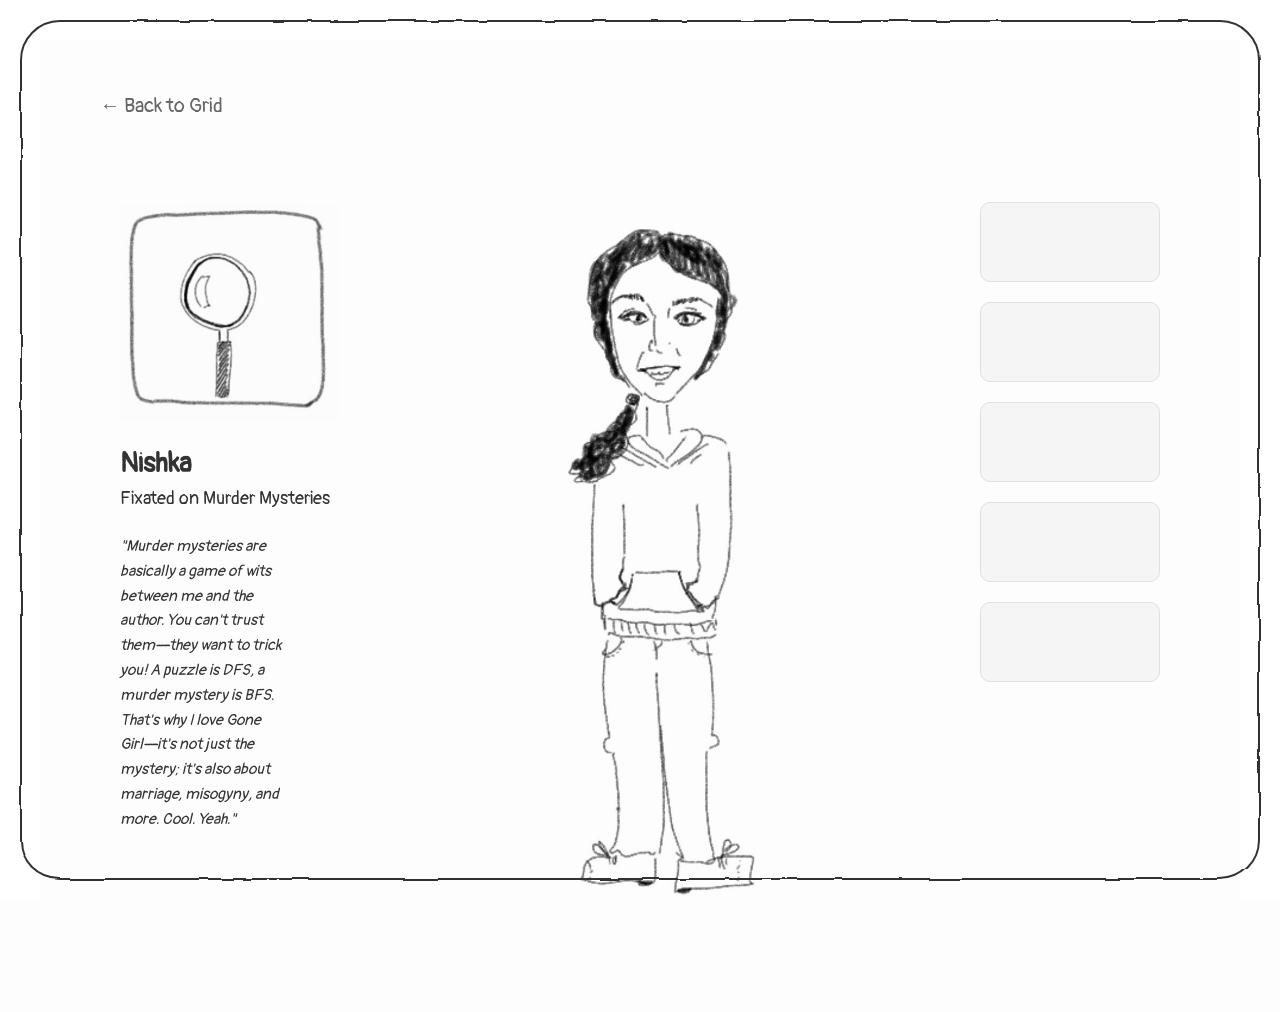
<file: pages/murder-mysteries.html>
<!DOCTYPE html>
<html lang="en">
<head>
    <meta charset="UTF-8">
    <meta name="viewport" content="width=device-width, initial-scale=1.0">
    <title>Murder Mysteries | Fixations</title>
    <link rel="preconnect" href="https://fonts.googleapis.com">
    <link rel="preconnect" href="https://fonts.gstatic.com" crossorigin>
    <link href="https://fonts.googleapis.com/css2?family=Pangolin&display=swap" rel="stylesheet">
    <link rel="stylesheet" href="../styles.css">
    <style>
        .page-container {
            max-width: 1400px;
            margin: 20px auto;
            padding: 30px 60px;
            position: relative;
            width: calc(100% - 40px);
            background-color: #fdfdfd;
        }

        body {
            min-height: 100vh;
            padding: 20px;
            box-sizing: border-box;
            position: relative;
            overflow-y: auto;
            overflow-x: hidden;
            display: block;
            background-color: #fdfdfd;
        }

        .back-link {
            display: inline-block;
            margin: 20px 0;
            color: #666;
            text-decoration: none;
            transition: color 0.2s ease;
            font-size: 20px;
        }
        
        .back-link:hover {
            color: #333;
        }

        .three-column-layout {
            display: grid;
            grid-template-columns: 1fr 1.5fr 1fr;
            gap: 40px;
            margin-top: 40px;
        }

        .profile-section {
            padding: 20px;
            display: flex;
            flex-direction: column;
            align-items: center;
            background-color: #fdfdfd;
        }

        /* Custom override for profile icon to prevent cropping */
        .profile-section .photo-square {
            width: 200px;
            height: 200px;
            background-size: contain;
            background-position: center;
            background-repeat: no-repeat;
            margin-bottom: 20px;
            /* Remove constraints that might cause cropping */
            object-fit: contain;
            box-sizing: content-box;
            padding: 10px;
            background-color: #fdfdfd;
        }

        .profile-info {
            font-size: 18px;
            line-height: 1.6;
            width: 100%;
        }

        .main-content {
            padding: 20px;
            text-align: center;
            display: flex;
            justify-content: center;
            align-items: center;
            background-color: #fdfdfd;
        }

        /* Custom override for main image */
        .main-content .photo-square.large {
            width: 60%; /* Narrower horizontally */
            height: 80vh; /* Taller vertically */
            max-height: 800px;
            min-height: 600px;
            aspect-ratio: 2/3; /* More vertical aspect ratio */
            background-size: contain;
            background-position: center;
            background-repeat: no-repeat;
            margin: 0 auto;
            background-color: #fdfdfd;
        }

        .chat-section {
            padding: 20px;
            background-color: #fdfdfd;
        }

        .chat-boxes {
            display: flex;
            flex-direction: column;
            gap: 20px;
        }

        .chat-box {
            padding: 15px;
            background-color: #f5f5f5;
            border: 1px solid #e0e0e0;
            border-radius: 10px;
            min-height: 80px;
        }

        @media (max-width: 1024px) {
            .three-column-layout {
                grid-template-columns: 1fr 1fr;
            }
            .chat-section {
                grid-column: span 2;
            }
        }

        @media (max-width: 768px) {
            .three-column-layout {
                grid-template-columns: 1fr;
                gap: 20px;
            }
            .chat-section {
                grid-column: auto;
            }
        }

        /* Additional styles to ensure images appear without cropping */
        .photo-square {
            background-color: #fdfdfd;
        }
    </style>
</head>
<body>
    <div class="page-container">
        <a href="../index.html" class="back-link">← Back to Grid</a>
        
        <div class="three-column-layout">
            <!-- Left Column: Profile -->
            <div class="profile-section">
                <div class="photo-square" style="background-image: url('../images/Mystery.jpg');"></div>
                <div class="profile-info">
                    <h2>Nishka</h2>
                    <p>Fixated on Murder Mysteries</p>
                    <p style="margin-top: 20px; font-style: italic;">
                        "Murder mysteries are<br>
                        basically a game of wits<br>
                        between me and the<br>
                        author. You can't trust<br>
                        them—they want to trick<br>
                        you! A puzzle is DFS, a<br>
                        murder mystery is BFS.<br>
                        That's why I love Gone<br>
                        Girl—it's not just the<br>
                        mystery; it's also about<br>
                        marriage, misogyny, and<br>
                        more. Cool. Yeah."
                    </p>
                </div>
            </div>

            <!-- Middle Column: Main Content -->
            <div class="main-content">
                <div class="photo-square large" style="background-image: url('../images/Nishka.jpg');"></div>
            </div>

            <!-- Right Column: Chat Boxes -->
            <div class="chat-section">
                <div class="chat-boxes">
                    <div class="chat-box"></div>
                    <div class="chat-box"></div>
                    <div class="chat-box"></div>
                    <div class="chat-box"></div>
                    <div class="chat-box"></div>
                </div>
            </div>
        </div>
    </div>
</body>
</html>
</file>
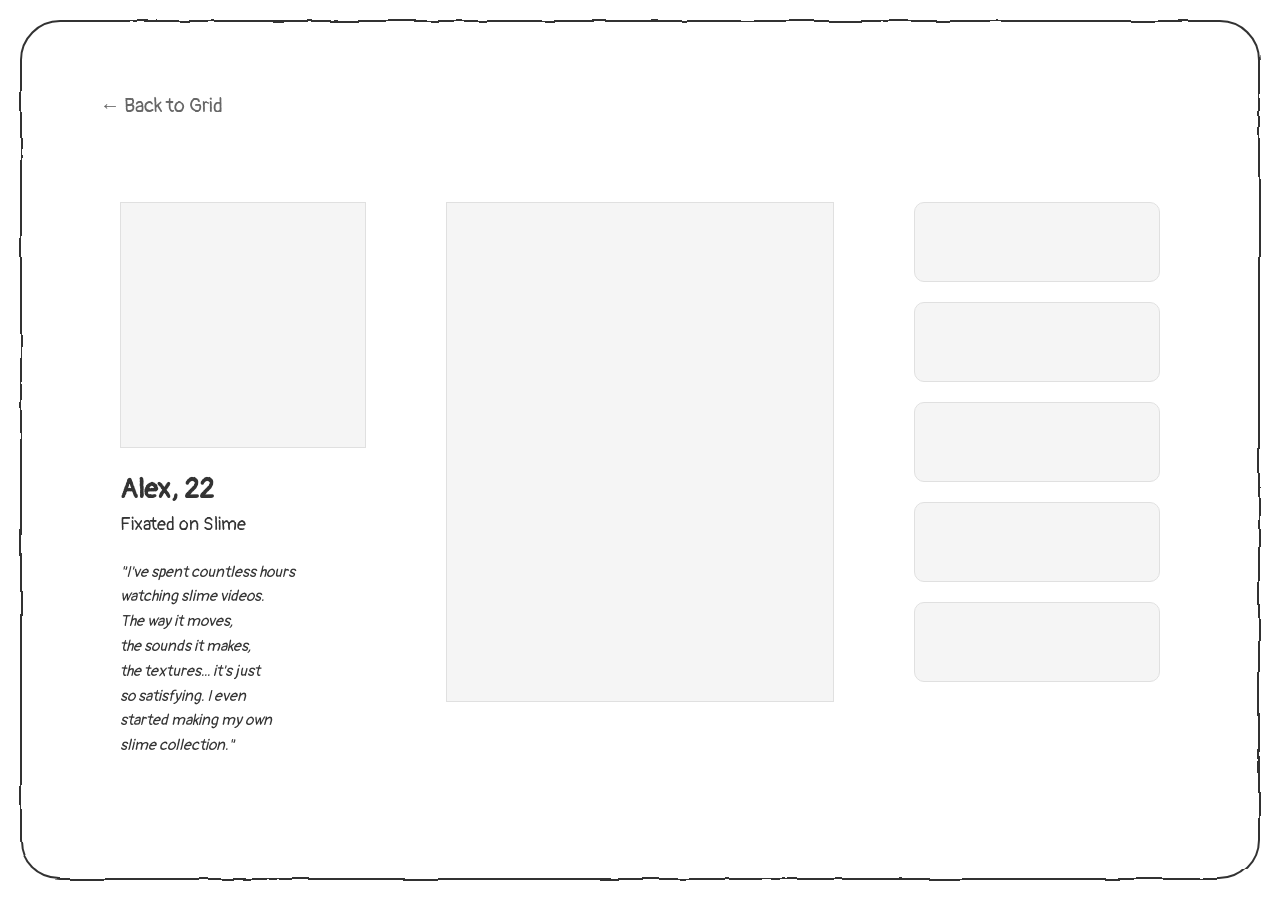
<file: pages/slime.html>
<!DOCTYPE html>
<html lang="en">
<head>
    <meta charset="UTF-8">
    <meta name="viewport" content="width=device-width, initial-scale=1.0">
    <title>Slime | Fixations</title>
    <link rel="preconnect" href="https://fonts.googleapis.com">
    <link rel="preconnect" href="https://fonts.gstatic.com" crossorigin>
    <link href="https://fonts.googleapis.com/css2?family=Pangolin&display=swap" rel="stylesheet">
    <link rel="stylesheet" href="../styles.css">
    <style>
        .page-container {
            max-width: 1400px;
            margin: 20px auto;
            padding: 30px 60px;
            position: relative;
            width: calc(100% - 40px);
        }

        body {
            min-height: 100vh;
            padding: 20px;
            box-sizing: border-box;
            position: relative;
            overflow-y: auto;
            overflow-x: hidden;
            display: block;
        }

        .back-link {
            display: inline-block;
            margin: 20px 0;
            color: #666;
            text-decoration: none;
            transition: color 0.2s ease;
            font-size: 20px;
        }
        
        .back-link:hover {
            color: #333;
        }

        .three-column-layout {
            display: grid;
            grid-template-columns: 1fr 1.5fr 1fr;
            gap: 40px;
            margin-top: 40px;
        }

        .profile-section {
            padding: 20px;
        }

        .profile-photo {
            width: 100%;
            aspect-ratio: 1;
            background-color: #f5f5f5;
            border: 1px solid #e0e0e0;
            margin-bottom: 20px;
        }

        .profile-info {
            font-size: 18px;
            line-height: 1.6;
        }

        .main-content {
            padding: 20px;
            text-align: center;
        }

        .main-photo {
            width: 100%;
            height: 500px;
            background-color: #f5f5f5;
            border: 1px solid #e0e0e0;
        }

        .chat-section {
            padding: 20px;
        }

        .chat-boxes {
            display: flex;
            flex-direction: column;
            gap: 20px;
        }

        .chat-box {
            padding: 15px;
            background-color: #f5f5f5;
            border: 1px solid #e0e0e0;
            border-radius: 10px;
            min-height: 80px;
        }

        @media (max-width: 1024px) {
            .three-column-layout {
                grid-template-columns: 1fr 1fr;
            }
            .chat-section {
                grid-column: span 2;
            }
        }

        @media (max-width: 768px) {
            .three-column-layout {
                grid-template-columns: 1fr;
                gap: 20px;
            }
            .chat-section {
                grid-column: auto;
            }
        }
    </style>
</head>
<body>
    <div class="page-container">
        <a href="../index.html" class="back-link">← Back to Grid</a>
        
        <div class="three-column-layout">
            <!-- Left Column: Profile -->
            <div class="profile-section">
                <div class="profile-photo"></div>
                <div class="profile-info">
                    <h2>Alex, 22</h2>
                    <p>Fixated on Slime</p>
                    <p style="margin-top: 20px; font-style: italic;">
                        "I've spent countless hours<br>
                        watching slime videos.<br>
                        The way it moves,<br>
                        the sounds it makes,<br>
                        the textures... it's just<br>
                        so satisfying. I even<br>
                        started making my own<br>
                        slime collection."
                    </p>
                </div>
            </div>

            <!-- Middle Column: Main Content -->
            <div class="main-content">
                <div class="main-photo"></div>
            </div>

            <!-- Right Column: Chat Boxes -->
            <div class="chat-section">
                <div class="chat-boxes">
                    <div class="chat-box"></div>
                    <div class="chat-box"></div>
                    <div class="chat-box"></div>
                    <div class="chat-box"></div>
                    <div class="chat-box"></div>
                </div>
            </div>
        </div>
    </div>
</body>
</html>
</file>
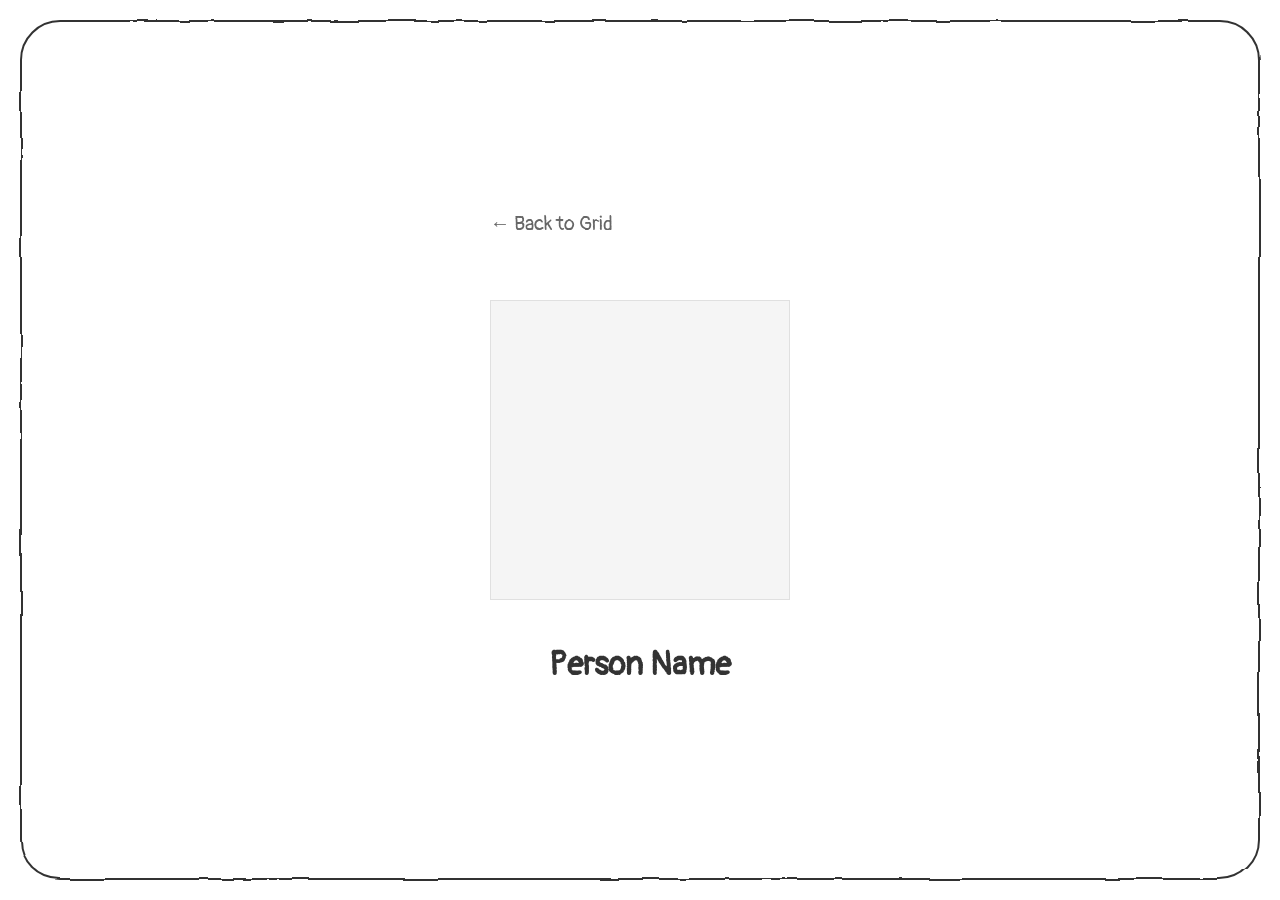
<file: pages/template.html>
<!DOCTYPE html>
<html lang="en">
<head>
    <meta charset="UTF-8">
    <meta name="viewport" content="width=device-width, initial-scale=1.0">
    <title>Person Page</title>
    <link rel="preconnect" href="https://fonts.googleapis.com">
    <link rel="preconnect" href="https://fonts.gstatic.com" crossorigin>
    <link href="https://fonts.googleapis.com/css2?family=Pangolin&display=swap" rel="stylesheet">
    <link rel="stylesheet" href="../styles.css">
    <style>
        /* Additional styles specific to individual pages */
        .back-link {
            display: inline-block;
            margin: 20px 0;
            color: #666;
            text-decoration: none;
            transition: color 0.2s ease;
            font-family: 'Pangolin', cursive;
            font-size: 20px;
        }
        
        .back-link:hover {
            color: #333;
        }

        .person-container {
            max-width: 800px;
            margin: 0 auto;
            padding: 20px;
            font-family: 'Pangolin', cursive;
        }

        .person-photo {
            width: 300px;
            height: 300px;
            background-color: #f5f5f5;
            border: 1px solid #e0e0e0;
            margin: 40px auto;
        }

        .person-name {
            font-family: 'Pangolin', cursive;
            font-size: 32px;
            margin: 20px 0;
            text-align: center;
        }
    </style>
</head>
<body>
    <div class="person-container">
        <a href="../index.html" class="back-link">← Back to Grid</a>
        <div class="person-photo"></div>
        <h1 class="person-name">Person Name</h1>
        <!-- Content will go here -->
    </div>
</body>
</html>
</file>
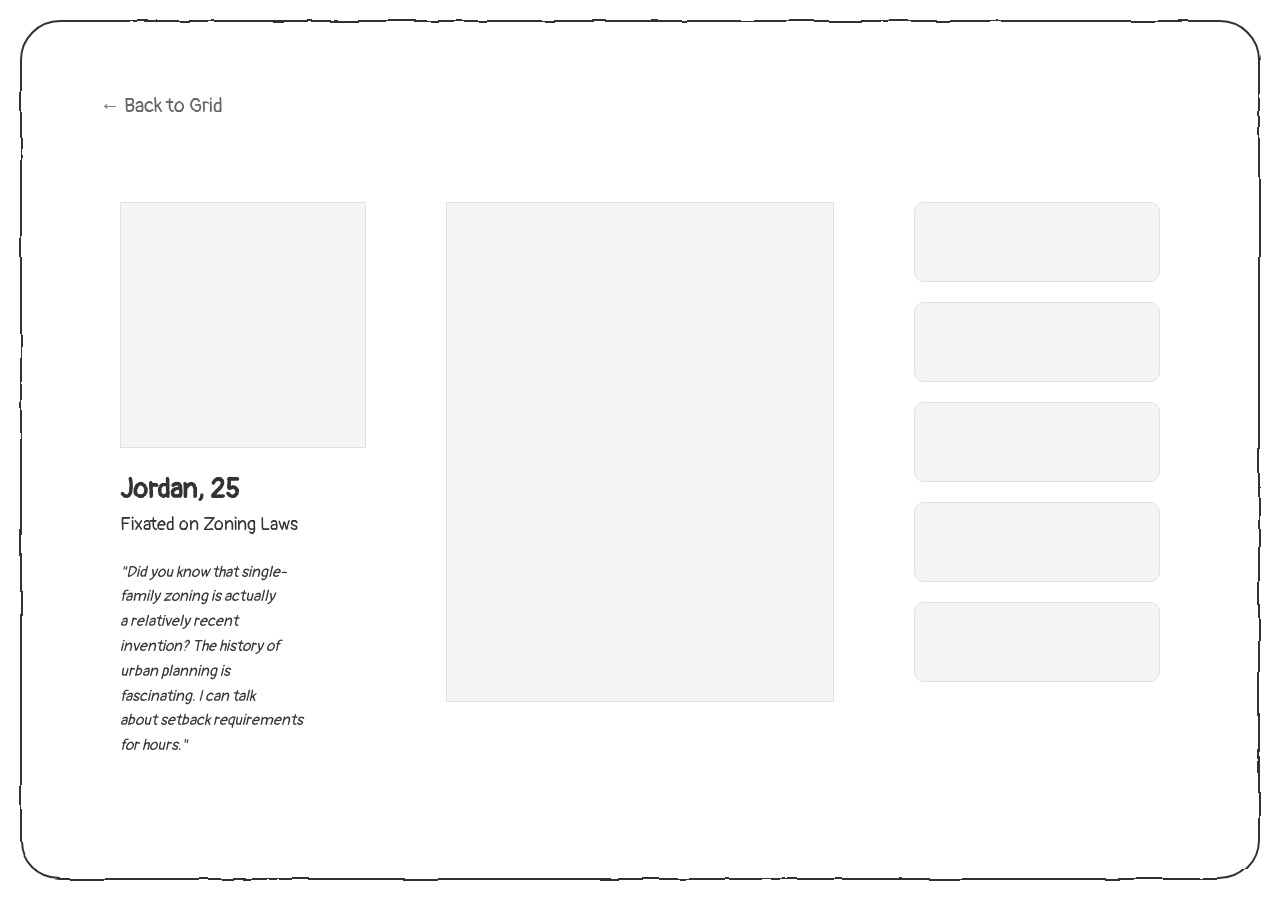
<file: pages/zoning-laws.html>
<!DOCTYPE html>
<html lang="en">
<head>
    <meta charset="UTF-8">
    <meta name="viewport" content="width=device-width, initial-scale=1.0">
    <title>Zoning Laws | Fixations</title>
    <link rel="preconnect" href="https://fonts.googleapis.com">
    <link rel="preconnect" href="https://fonts.gstatic.com" crossorigin>
    <link href="https://fonts.googleapis.com/css2?family=Pangolin&display=swap" rel="stylesheet">
    <link rel="stylesheet" href="../styles.css">
    <style>
        .page-container {
            max-width: 1400px;
            margin: 20px auto;
            padding: 30px 60px;
            position: relative;
            width: calc(100% - 40px);
        }

        body {
            min-height: 100vh;
            padding: 20px;
            box-sizing: border-box;
            position: relative;
            overflow-y: auto;
            overflow-x: hidden;
            display: block;
        }

        .back-link {
            display: inline-block;
            margin: 20px 0;
            color: #666;
            text-decoration: none;
            transition: color 0.2s ease;
            font-size: 20px;
        }
        
        .back-link:hover {
            color: #333;
        }

        .three-column-layout {
            display: grid;
            grid-template-columns: 1fr 1.5fr 1fr;
            gap: 40px;
            margin-top: 40px;
        }

        .profile-section {
            padding: 20px;
        }

        .profile-photo {
            width: 100%;
            aspect-ratio: 1;
            background-color: #f5f5f5;
            border: 1px solid #e0e0e0;
            margin-bottom: 20px;
        }

        .profile-info {
            font-size: 18px;
            line-height: 1.6;
        }

        .main-content {
            padding: 20px;
            text-align: center;
        }

        .main-photo {
            width: 100%;
            height: 500px;
            background-color: #f5f5f5;
            border: 1px solid #e0e0e0;
        }

        .chat-section {
            padding: 20px;
        }

        .chat-boxes {
            display: flex;
            flex-direction: column;
            gap: 20px;
        }

        .chat-box {
            padding: 15px;
            background-color: #f5f5f5;
            border: 1px solid #e0e0e0;
            border-radius: 10px;
            min-height: 80px;
        }

        @media (max-width: 1024px) {
            .three-column-layout {
                grid-template-columns: 1fr 1fr;
            }
            .chat-section {
                grid-column: span 2;
            }
        }

        @media (max-width: 768px) {
            .three-column-layout {
                grid-template-columns: 1fr;
                gap: 20px;
            }
            .chat-section {
                grid-column: auto;
            }
        }
    </style>
</head>
<body>
    <div class="page-container">
        <a href="../index.html" class="back-link">← Back to Grid</a>
        
        <div class="three-column-layout">
            <!-- Left Column: Profile -->
            <div class="profile-section">
                <div class="profile-photo"></div>
                <div class="profile-info">
                    <h2>Jordan, 25</h2>
                    <p>Fixated on Zoning Laws</p>
                    <p style="margin-top: 20px; font-style: italic;">
                        "Did you know that single-<br>
                        family zoning is actually<br>
                        a relatively recent<br>
                        invention? The history of<br>
                        urban planning is<br>
                        fascinating. I can talk<br>
                        about setback requirements<br>
                        for hours."
                    </p>
                </div>
            </div>

            <!-- Middle Column: Main Content -->
            <div class="main-content">
                <div class="main-photo"></div>
            </div>

            <!-- Right Column: Chat Boxes -->
            <div class="chat-section">
                <div class="chat-boxes">
                    <div class="chat-box"></div>
                    <div class="chat-box"></div>
                    <div class="chat-box"></div>
                    <div class="chat-box"></div>
                    <div class="chat-box"></div>
                </div>
            </div>
        </div>
    </div>
</body>
</html>
</file>
<file: styles.css>
/* Import Pangolin font */
@import url('https://fonts.googleapis.com/css2?family=Pangolin&display=swap');

/* Reset default styles */
* {
    margin: 0;
    padding: 0;
    box-sizing: border-box;
}

/* White mask to hide content outside border */
body::after {
    content: '';
    position: fixed;
    top: 0;
    left: 0;
    right: 0;
    bottom: 0;
    background: white;
    z-index: -1;  /* Put the white mask behind everything */
    pointer-events: none;
    /* Create a "window" that matches the border shape */
    mask: path('M 20 40 Q 20 20 40 20 L calc(100% - 40px) 20 Q calc(100% - 20px) 20 calc(100% - 20px) 40 L calc(100% - 20px) calc(100% - 40px) Q calc(100% - 20px) calc(100% - 20px) calc(100% - 40px) calc(100% - 20px) L 40 calc(100% - 20px) Q 20 calc(100% - 20px) 20 calc(100% - 40px) Z');
    -webkit-mask: path('M 20 40 Q 20 20 40 20 L calc(100% - 40px) 20 Q calc(100% - 20px) 20 calc(100% - 20px) 40 L calc(100% - 20px) calc(100% - 40px) Q calc(100% - 20px) calc(100% - 20px) calc(100% - 40px) calc(100% - 20px) L 40 calc(100% - 20px) Q 20 calc(100% - 20px) 20 calc(100% - 40px) Z');
}

body {
    font-family: 'Pangolin', cursive;
    margin: 0;
    padding: 0;
    box-sizing: border-box;
    line-height: 1.6;
    color: #333;
    background-color: #fdfdfd;
    min-height: 100vh;
    display: flex;
    align-items: center;
    padding: 30px 60px;
    position: relative;
    /* Add padding to account for the border mask */
    padding: 20px;
    /* Create a scrollable container that respects the border */
    overflow-y: auto;
    overflow-x: hidden;
}

/* Hand-drawn border that outlines the viewport */
body::before {
    content: '';
    position: fixed;
    top: 20px;
    left: 20px;
    right: 20px;
    bottom: 20px;
    border: 2px solid #333;
    border-radius: 40px;
    pointer-events: none;
    z-index: 999;  /* Keep border on very top */
    filter: url('data:image/svg+xml;utf8,<svg xmlns="http://www.w3.org/2000/svg"><filter id="filter"><feTurbulence type="fractalNoise" baseFrequency="0.02" numOctaves="4" result="noise" /><feDisplacementMap in="SourceGraphic" in2="noise" scale="4" /></filter></svg>#filter');
}

.container {
    max-width: 1400px;
    margin: 0 auto;
    padding: 30px 60px;
    position: relative;
}

/* Remove the old container border */
.container::before {
    display: none;
}

/* Grid Layout */
/* This is overridden by the custom grid in index.html for the home page */
.grid {
    display: grid;
    /* Default grid template for interior pages */
    grid-template-columns: repeat(4, 1fr);
    gap: 24px;
    padding: 20px 0;
    background-color: #fdfdfd;
    margin: 0 auto;
}

/* Grid Items */
.grid-item {
    background-color: #fdfdfd;
    border-radius: 8px;
    overflow: hidden;
    transition: transform 0.3s ease;
    text-decoration: none;
    color: inherit;
    text-align: center;
    padding: 10px;
}

.grid-item a {
    text-decoration: none;
    color: inherit;
    display: block;
    transition: transform 0.2s ease;
}

.grid-item a:hover {
    transform: translateY(-5px);
}

/* Photo Squares */
.photo-square {
    width: 100%;
    aspect-ratio: 1;
    background-color: #fdfdfd;
    margin-bottom: 12px;
    transition: border-color 0.2s ease;
    background-size: contain;
    background-position: center;
    background-repeat: no-repeat;
}

.grid-item:hover .photo-square {
    /* Remove border color change on hover */
}

/* Specific styling for profile photos to ensure they are square */
.profile-section .photo-square {
    width: 200px;
    height: 200px;
    aspect-ratio: 1/1;
    background-size: contain;
    background-position: center;
    background-repeat: no-repeat;
    margin: 0 auto 20px auto;
    background-color: #fdfdfd;
}

/* Specific styling for the large photo */
.photo-square.large {
    width: auto;
    max-width: 90%;
    height: 70vh;
    min-height: 500px;
    max-height: 700px;
    aspect-ratio: 3/4;
    background-size: contain;
    background-position: center;
    background-repeat: no-repeat;
    box-sizing: border-box;
    display: flex;
    justify-content: center;
    align-items: center;
    margin: 0 auto;
    background-color: #fdfdfd;
}

/* Captions */
.caption {
    font-size: 18px;  /* Slightly increased for better readability with Pangolin */
    color: #333;
    margin-top: 8px;
    font-family: 'Pangolin', cursive;  /* Explicitly set font for captions */
}

/* Profile Quote Style */
.profile-info p[style*="font-style: italic"] {
    font-size: 15.5px;
}

/* Responsive Design */
@media (max-width: 1024px) {
    .grid {
        grid-template-columns: repeat(3, 1fr);
        gap: 20px;
    }
}

@media (max-width: 768px) {
    .grid {
        grid-template-columns: repeat(2, 1fr);
        gap: 15px;
    }
    
    .container {
        padding: 60px 40px;  /* Adjusted padding for smaller screens */
    }
    
    .container::before {
        top: -20px;
        left: -20px;
        right: -20px;
        bottom: -20px;
    }
}

@media (max-width: 480px) {
    .grid {
        grid-template-columns: 1fr;
    }
}
</file>
